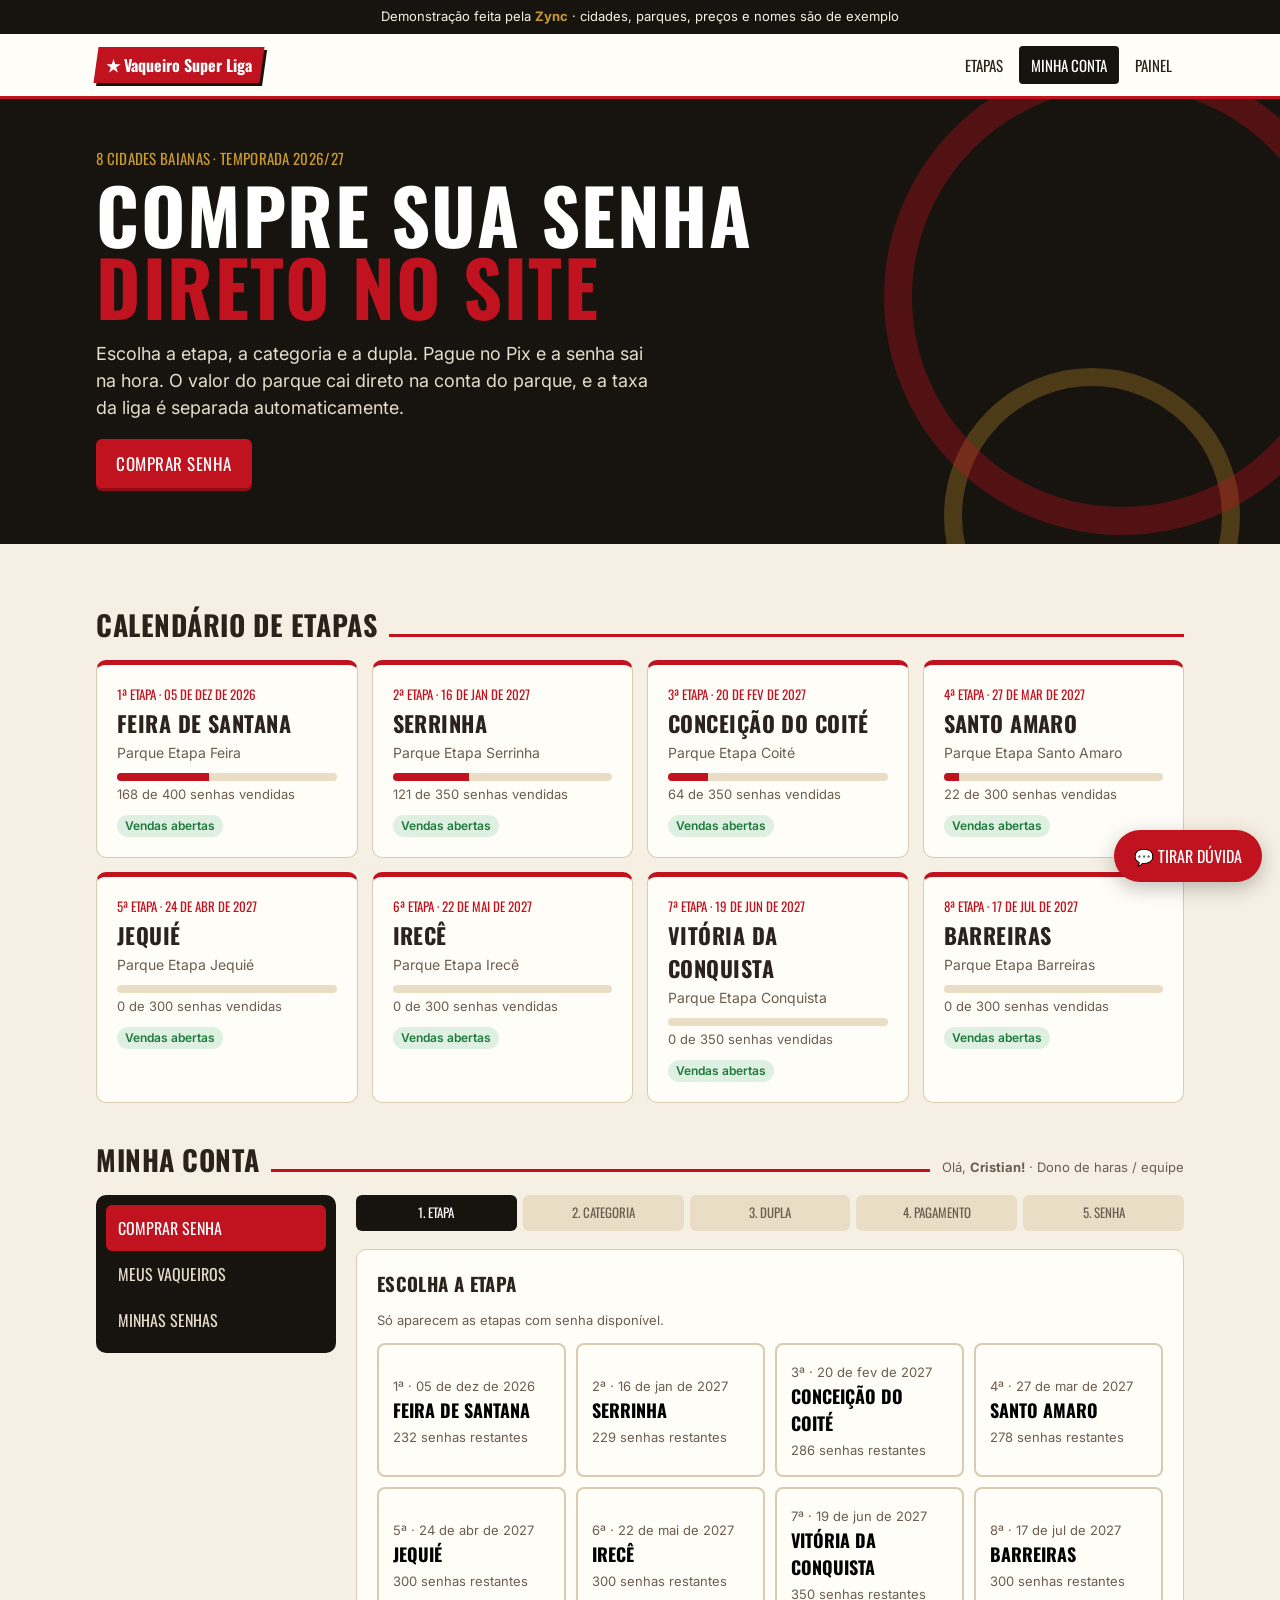
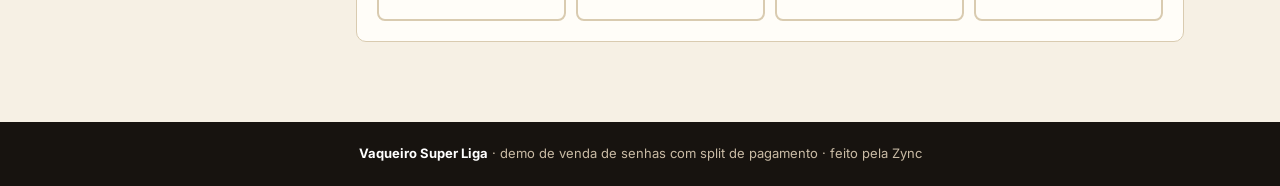
<file: index.html>
<!doctype html>
<html lang="pt-BR">
<head>
<meta charset="utf-8">
<meta name="viewport" content="width=device-width,initial-scale=1">
<title>Vaqueiro Super Liga — Senhas</title>
<link rel="preconnect" href="https://fonts.googleapis.com">
<link href="https://fonts.googleapis.com/css2?family=Inter:wght@400;600;700&family=Oswald:wght@500;700&display=swap" rel="stylesheet">
<link rel="stylesheet" href="assets/app.css?v=20261112172602">
</head>
<body>
<div class="aviso">Demonstração feita pela <b>Zync</b> · cidades, parques, preços e nomes são de exemplo</div>
<header class="topo"><div class="in">
  <a class="marca" href="#"><span class="selo"><span>★ Vaqueiro Super Liga</span></span></a>
  <nav>
    <a href="#etapas" class="hide-m">Etapas</a>
    <a href="#conta" class="ativo">Minha conta</a>
    <a href="admin.html">Painel</a>
  </nav>
</div></header>

<section class="hero"><div class="in">
  <p class="cond" style="color:var(--ouro);font-size:15px;margin:0 0 8px">8 cidades baianas · temporada 2026/27</p>
  <h1>Compre sua senha<br><em>direto no site</em></h1>
  <p>Escolha a etapa, a categoria e a dupla. Pague no Pix e a senha sai na hora. O valor do parque cai direto na conta do parque, e a taxa da liga é separada automaticamente.</p>
  <a class="btn btn-v" href="#conta" onclick="irPara('comprar')">Comprar senha</a>
</div></section>

<main class="wrap">
  <div class="titulo-sec" id="etapas"><h2>Calendário de etapas</h2><span class="risco"></span></div>
  <div class="grade g4" id="lista-etapas"></div>

  <div class="titulo-sec" id="conta"><h2>Minha conta</h2><span class="risco"></span><span class="mini">Olá, <b>Cristian!</b> · Dono de haras / equipe</span></div>
  <div class="conta">
    <aside class="menu-conta">
      <button data-aba="comprar" class="ativo">Comprar senha</button>
      <button data-aba="vaqueiros">Meus vaqueiros</button>
      <button data-aba="senhas">Minhas senhas</button>
    </aside>
    <section id="aba"></section>
  </div>
</main>

<footer class="rodape"><b>Vaqueiro Super Liga</b> · demo de venda de senhas com split de pagamento · feito pela Zync</footer>

<button class="chat-bt" id="chat-bt">💬 Tirar dúvida</button>
<div class="chat" id="chat">
  <header><b class="cond">Assistente da Liga</b><small>IA que responde 24h · nesta demo as respostas são simuladas</small></header>
  <div class="msgs" id="msgs"></div>
  <div class="sugs" id="sugs"></div>
  <form id="chat-form"><input id="chat-in" placeholder="Escreva sua dúvida…" autocomplete="off"><button>Enviar</button></form>
</div>

<script src="assets/data.js?v=20261112172602"></script>
<script src="assets/site.js?v=20261112172602"></script>
</body>
</html>
</file>
<file: assets/app.css>
:root{
  --creme:#F6F0E4; --papel:#FFFDF8; --areia:#E9DDC6; --couro:#7A4A26;
  --vermelho:#C1121F; --vermelho-esc:#8E0C16; --preto:#17130F; --texto:#2A221B; --suave:#6B5D50;
  --verde:#1F7A3A; --ouro:#C99A2E; --linha:#D9CBB0;
}
*{box-sizing:border-box}
html,body{margin:0}
body{background:var(--creme);color:var(--texto);font:16px/1.5 Inter,system-ui,sans-serif}
h1,h2,h3,.cond{font-family:Oswald,Impact,sans-serif;letter-spacing:.02em;text-transform:uppercase;margin:0}
a{color:inherit}
button{font:inherit;cursor:pointer}
.aviso{background:var(--preto);color:#F6F0E4;text-align:center;font-size:13px;padding:7px 16px}
.aviso b{color:var(--ouro)}
.topo{background:var(--papel);border-bottom:3px solid var(--vermelho);position:sticky;top:0;z-index:20}
.topo .in{max-width:1120px;margin:auto;display:flex;align-items:center;gap:16px;padding:12px 16px}
.marca{display:flex;align-items:center;gap:10px;text-decoration:none}
.selo{background:var(--vermelho);color:#fff;font-family:Oswald,sans-serif;font-weight:700;padding:6px 10px;transform:skew(-8deg);box-shadow:3px 3px 0 var(--preto);white-space:nowrap}
.selo span{display:inline-block;transform:skew(8deg)}
.topo nav{margin-left:auto;display:flex;gap:4px;flex-wrap:wrap}
.topo nav a{text-decoration:none;font-family:Oswald,sans-serif;text-transform:uppercase;font-size:15px;padding:8px 12px;border-radius:4px}
.topo nav a.ativo,.topo nav a:hover{background:var(--preto);color:#fff}
.wrap{max-width:1120px;margin:auto;padding:24px 16px 80px}
.hero{background:var(--preto);color:var(--creme);position:relative;overflow:hidden}
.hero .in{max-width:1120px;margin:auto;padding:48px 16px 56px;position:relative;z-index:1}
.hero h1{font-size:clamp(38px,7vw,76px);line-height:.95;color:#fff}
.hero h1 em{color:var(--vermelho);font-style:normal}
.hero p{max-width:560px;font-size:18px;color:#E6DCCB}
.hero:after{content:"";position:absolute;right:-80px;top:-40px;width:420px;height:420px;border:28px solid rgba(193,18,31,.35);border-radius:50%}
.hero:before{content:"";position:absolute;right:40px;bottom:-120px;width:260px;height:260px;border:18px solid rgba(201,154,46,.3);border-radius:50%}
.btn{display:inline-flex;align-items:center;justify-content:center;gap:8px;border:0;border-radius:6px;padding:12px 20px;font-family:Oswald,sans-serif;text-transform:uppercase;font-size:17px;letter-spacing:.03em;text-decoration:none}
.btn-v{background:var(--vermelho);color:#fff;box-shadow:0 3px 0 var(--vermelho-esc)}
.btn-v:hover{background:var(--vermelho-esc)}
.btn-p{background:var(--preto);color:#fff}
.btn-c{background:var(--papel);color:var(--preto);border:2px solid var(--preto)}
.btn:disabled{opacity:.45;cursor:not-allowed}
.card{background:var(--papel);border:1px solid var(--linha);border-radius:10px;padding:20px;min-width:0}
.titulo-sec{display:flex;align-items:baseline;gap:12px;margin:36px 0 14px;flex-wrap:wrap}
.titulo-sec h2{font-size:28px}
.titulo-sec .risco{flex:1;height:3px;background:var(--vermelho);min-width:40px}
.grade{display:grid;gap:14px}
.g4{grid-template-columns:repeat(4,minmax(0,1fr))}
.g3{grid-template-columns:repeat(3,minmax(0,1fr))}
.g2{grid-template-columns:repeat(2,minmax(0,1fr))}
.etapa{position:relative;border-top:5px solid var(--vermelho)}
.etapa .n{font-family:Oswald;font-size:13px;color:var(--vermelho);text-transform:uppercase}
.etapa h3{font-size:22px;margin:2px 0}
.etapa .p{color:var(--suave);font-size:14px}
.barra{height:8px;background:var(--areia);border-radius:9px;overflow:hidden;margin:10px 0 4px}
.barra i{display:block;height:100%;background:var(--vermelho)}
.mini{font-size:13px;color:var(--suave)}
.tag{display:inline-block;font-size:12px;font-weight:600;padding:2px 8px;border-radius:99px;background:var(--areia);color:var(--couro)}
.tag.verde{background:#DDF0E2;color:var(--verde)}
.tag.vermelha{background:#F8DADC;color:var(--vermelho-esc)}
/* conta */
.conta{display:grid;grid-template-columns:240px minmax(0,1fr);gap:20px;align-items:start}
.menu-conta{background:var(--preto);color:#fff;border-radius:10px;padding:10px;position:sticky;top:90px}
.menu-conta button{display:block;width:100%;text-align:left;background:none;border:0;color:#E6DCCB;padding:11px 12px;border-radius:6px;font-family:Oswald;text-transform:uppercase;font-size:16px}
.menu-conta button.ativo{background:var(--vermelho);color:#fff}
.passos{display:flex;gap:6px;margin-bottom:18px;flex-wrap:wrap}
.passos span{flex:1;min-width:90px;text-align:center;font-family:Oswald;text-transform:uppercase;font-size:13px;padding:8px 4px;border-radius:6px;background:var(--areia);color:var(--suave)}
.passos span.on{background:var(--preto);color:#fff}
.passos span.ok{background:var(--verde);color:#fff}
.opcoes{display:grid;gap:10px;grid-template-columns:repeat(auto-fill,minmax(180px,1fr))}
.opcao{background:var(--papel);border:2px solid var(--linha);border-radius:8px;padding:14px;text-align:left}
.opcao:hover{border-color:var(--preto)}
.opcao.sel{border-color:var(--vermelho);background:#FFF4F2;box-shadow:inset 0 0 0 1px var(--vermelho)}
.opcao b{display:block;font-family:Oswald;text-transform:uppercase;font-size:18px}
label{display:block;font-weight:600;font-size:14px;margin:12px 0 6px}
select,input{width:100%;font:inherit;padding:11px 12px;border:2px solid var(--linha);border-radius:8px;background:#fff;color:var(--texto)}
select:focus,input:focus{outline:none;border-color:var(--preto)}
.split{border:2px dashed var(--couro);border-radius:10px;padding:16px;background:#FFF9EE}
.split .linha{display:flex;justify-content:space-between;gap:10px;padding:6px 0}
.split .linha+.linha{border-top:1px solid var(--linha)}
.split .total{font-weight:700;font-size:18px}
.split .barra2{display:flex;height:14px;border-radius:9px;overflow:hidden;margin:10px 0 4px}
.pix{display:grid;grid-template-columns:200px minmax(0,1fr);gap:20px;align-items:center}
.pix canvas{width:200px;height:200px;background:#fff;border:1px solid var(--linha);border-radius:8px;image-rendering:pixelated}
.codigo{font-family:ui-monospace,monospace;font-size:12px;word-break:break-all;background:var(--areia);padding:8px;border-radius:6px}
.ticket{background:var(--preto);color:#fff;border-radius:14px;padding:22px;position:relative;overflow:hidden}
.ticket .num{font-family:Oswald;font-size:56px;line-height:1;color:var(--ouro)}
.ticket:after{content:"";position:absolute;right:-40px;top:-40px;width:160px;height:160px;border:16px solid rgba(193,18,31,.5);border-radius:50%}
table{width:100%;border-collapse:collapse;font-size:15px}
th{text-align:left;font-family:Oswald;text-transform:uppercase;font-weight:500;font-size:13px;color:var(--suave);border-bottom:2px solid var(--preto);padding:8px 6px}
td{padding:9px 6px;border-bottom:1px solid var(--linha)}
td.num,th.num{text-align:right;white-space:nowrap}
.tabela{overflow-x:auto}
.kpi .v{font-family:Oswald;font-size:32px;line-height:1.1;color:var(--preto)}
.kpi .l{font-size:13px;color:var(--suave);text-transform:uppercase;letter-spacing:.04em}
.kpi.destaque{background:var(--vermelho);border-color:var(--vermelho);color:#fff}
.kpi.destaque .v,.kpi.destaque .l{color:#fff}
.vazio{color:var(--suave);text-align:center;padding:30px}
/* chat IA */
.chat-bt{position:fixed;right:18px;bottom:18px;z-index:40;background:var(--vermelho);color:#fff;border:0;border-radius:99px;padding:14px 20px;font-family:Oswald;text-transform:uppercase;font-size:16px;box-shadow:0 6px 20px rgba(0,0,0,.25)}
.chat{position:fixed;right:18px;bottom:84px;z-index:41;width:360px;max-width:calc(100vw - 32px);height:500px;max-height:calc(100vh - 120px);background:var(--papel);border-radius:14px;box-shadow:0 12px 40px rgba(0,0,0,.3);display:none;flex-direction:column;overflow:hidden;border:1px solid var(--linha)}
.chat.aberto{display:flex}
.chat header{background:var(--preto);color:#fff;padding:12px 14px}
.chat header small{display:block;color:#C9BBA5;font-size:12px}
.chat .msgs{flex:1;overflow-y:auto;padding:14px;display:flex;flex-direction:column;gap:8px}
.msg{max-width:85%;padding:9px 12px;border-radius:12px;font-size:15px;white-space:pre-line}
.msg.ia{background:var(--areia);align-self:flex-start;border-bottom-left-radius:3px}
.msg.eu{background:var(--vermelho);color:#fff;align-self:flex-end;border-bottom-right-radius:3px}
.sugs{display:flex;gap:6px;flex-wrap:wrap;padding:0 14px 8px}
.sugs button{background:#fff;border:1px solid var(--couro);color:var(--couro);border-radius:99px;font-size:13px;padding:5px 10px}
.chat form{display:flex;gap:6px;padding:10px;border-top:1px solid var(--linha)}
.chat form input{padding:9px 10px}
.chat form button{background:var(--preto);color:#fff;border:0;border-radius:8px;padding:0 14px}
.rodape{background:var(--preto);color:#C9BBA5;text-align:center;font-size:13px;padding:22px 16px}
.rodape b{color:#fff}
@media (max-width:900px){.g4{grid-template-columns:repeat(2,minmax(0,1fr))}.g3{grid-template-columns:minmax(0,1fr)}.conta{grid-template-columns:minmax(0,1fr)}.menu-conta{position:static;display:flex;overflow-x:auto;gap:4px}.menu-conta button{white-space:nowrap;width:auto}}
@media (max-width:600px){.g2{grid-template-columns:minmax(0,1fr)}.pix{grid-template-columns:minmax(0,1fr);justify-items:center}.topo nav a{font-size:13px;padding:6px 8px}.selo{font-size:14px}.kpi .v{font-size:24px}.hide-m{display:none}}
</file>
